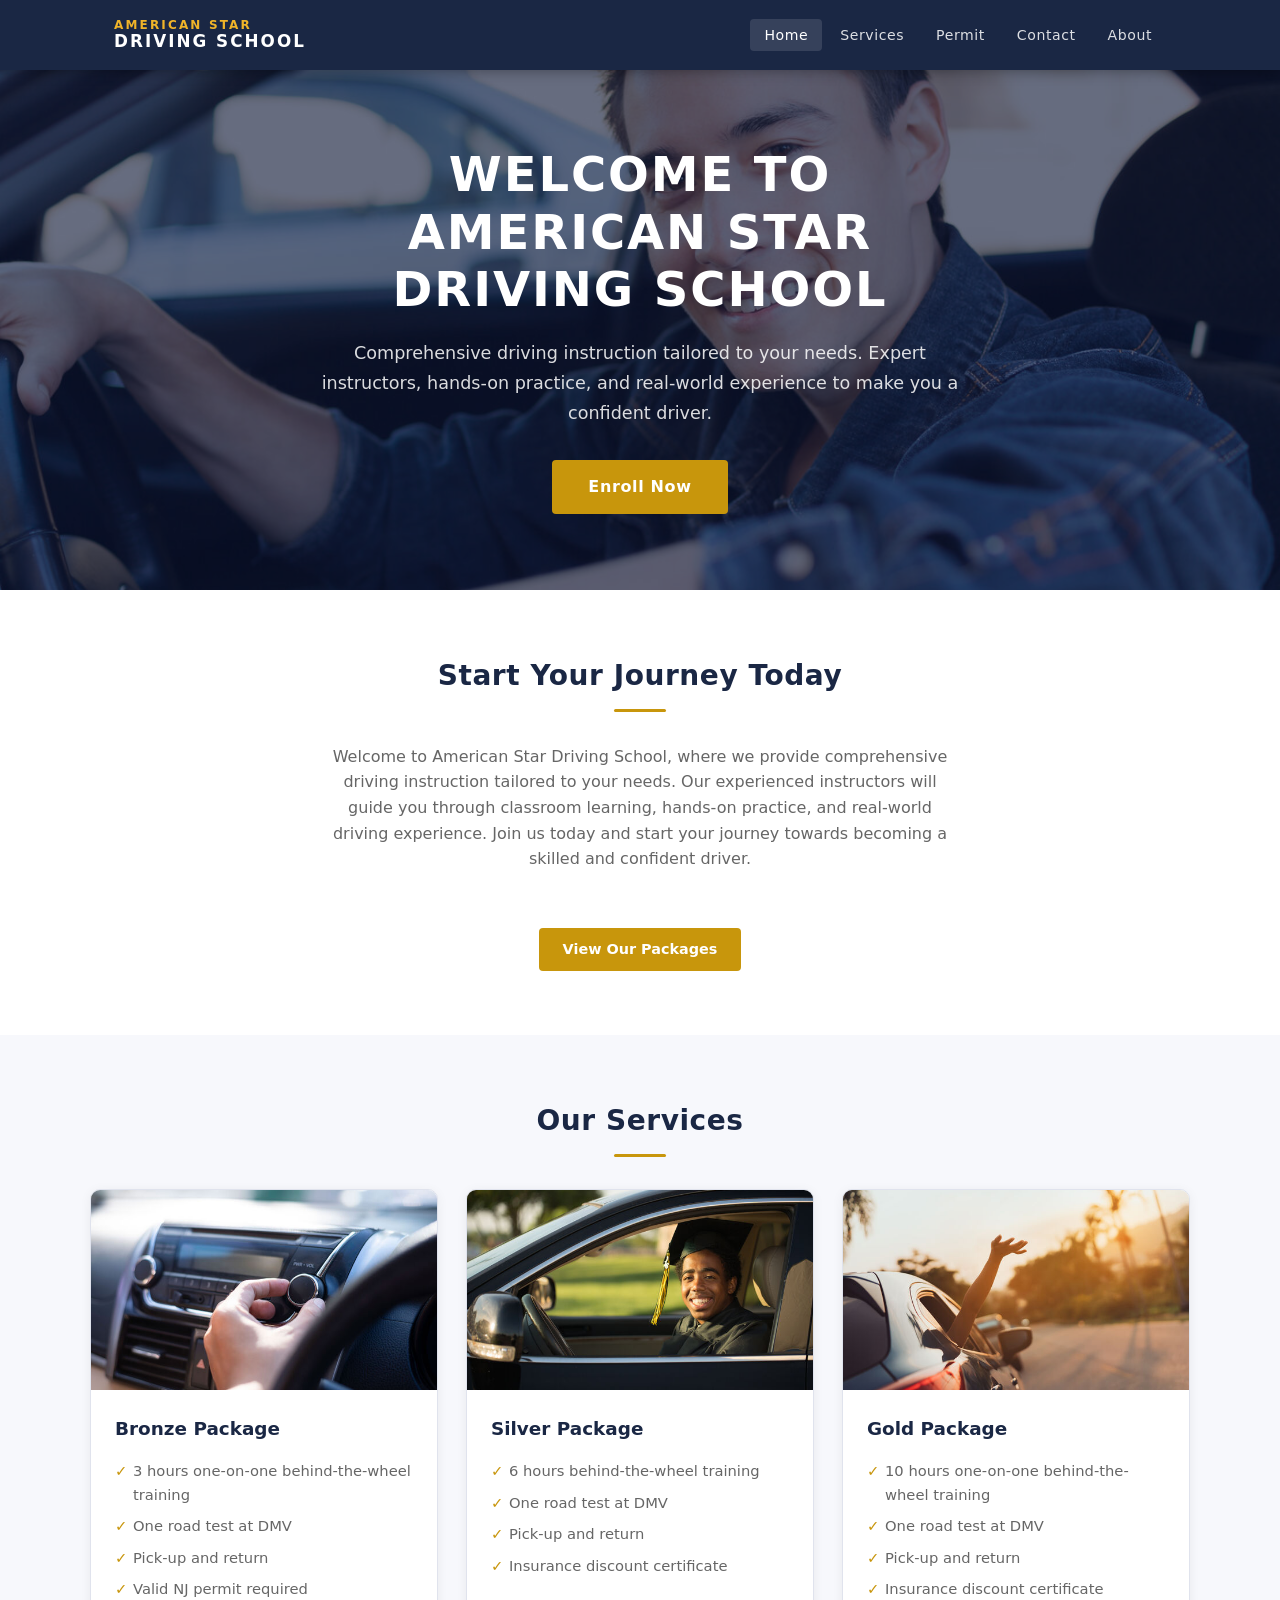
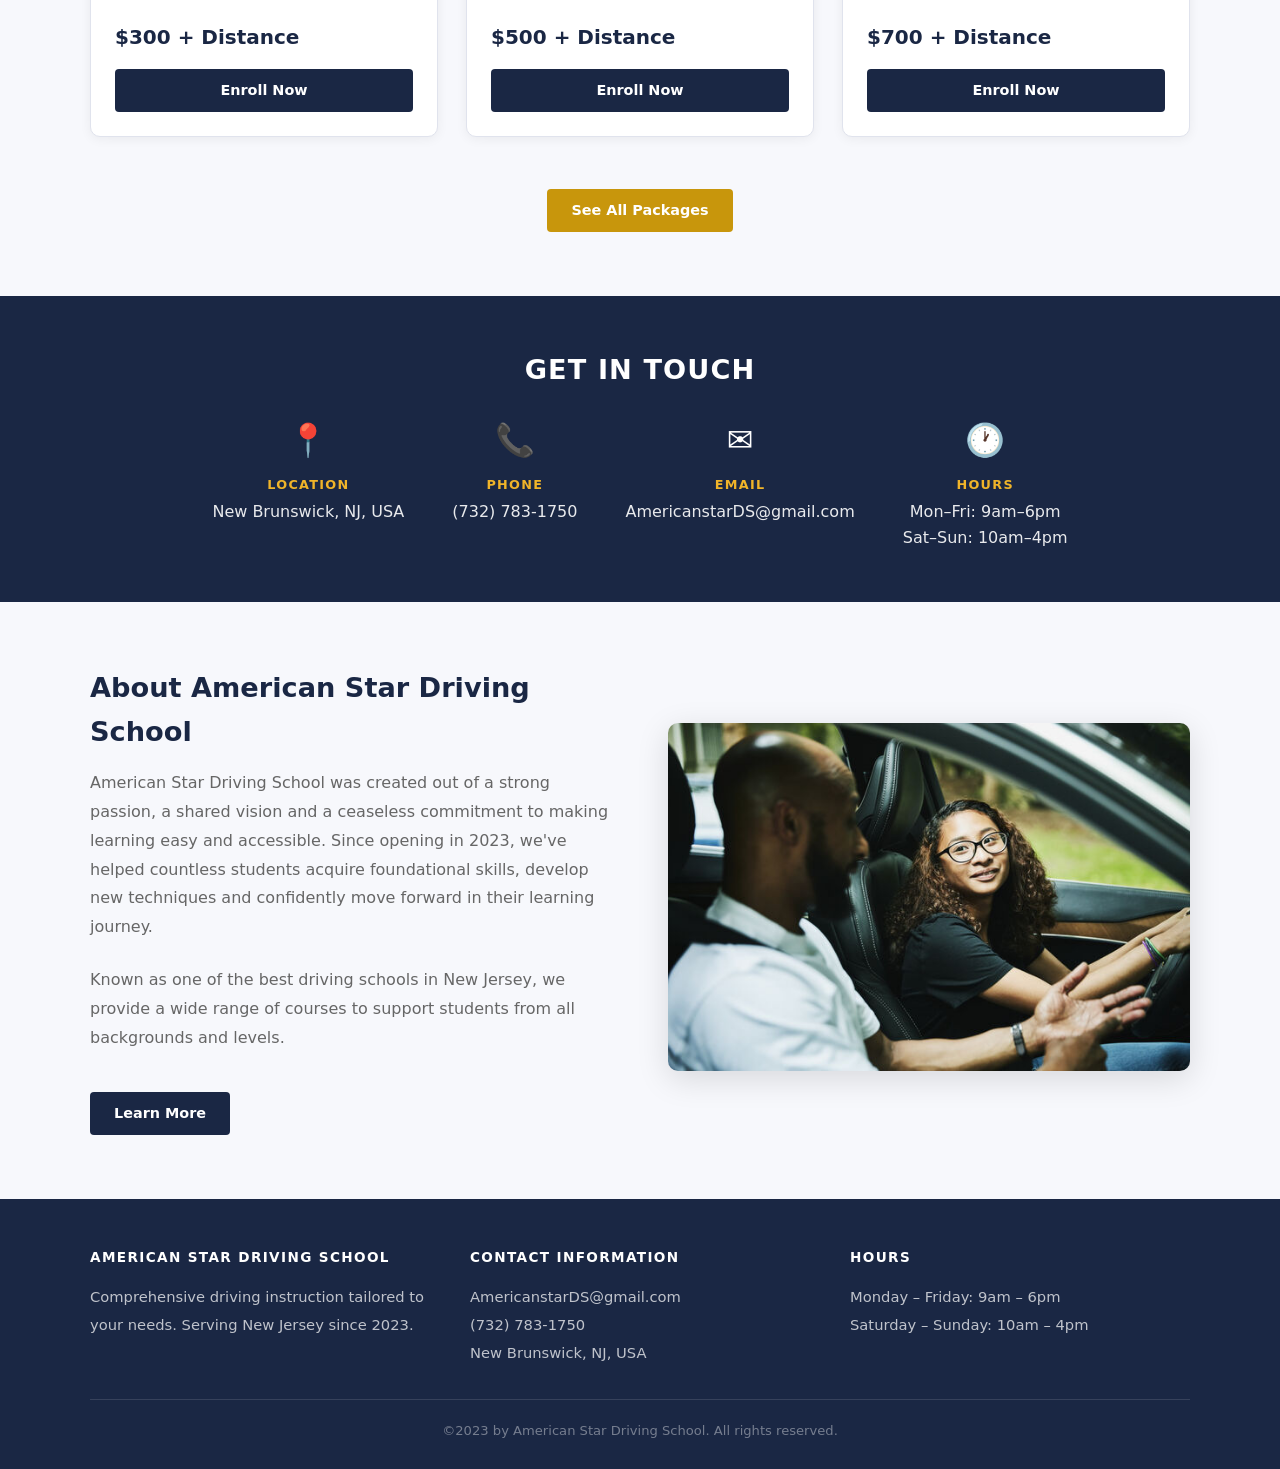
<file: index.html>
<!DOCTYPE html>
<html lang="en">
<head>
  <meta charset="UTF-8">
  <meta name="viewport" content="width=device-width, initial-scale=1.0">
  <title>American Star Driving School | New Brunswick, NJ</title>
  <meta name="description" content="Discover American Star Driving School, your ultimate destination for top-quality driver's education. Expert instructors, personalized training. Beginner lessons, defensive driving, license test prep.">
  <meta property="og:title" content="American Star Driving School | New Brunswick, NJ">
  <meta property="og:description" content="Expert driving instruction in New Jersey. Beginner lessons, defensive driving, license test prep. Join us today!">
  <meta property="og:type" content="website">
  <meta property="og:url" content="https://www.asdrivingschool.org">
  <link rel="stylesheet" href="styles.css">
</head>
<body>

<header>
  <div class="nav-inner">
    <a href="index.html" class="logo">
      <span class="logo-top">American Star</span>
      <span class="logo-bottom">Driving School</span>
    </a>
    <button class="menu-toggle" id="menuToggle" aria-label="Toggle navigation">
      <span></span><span></span><span></span>
    </button>
    <nav>
      <ul id="navMenu">
        <li><a href="index.html" class="active">Home</a></li>
        <li><a href="services.html">Services</a></li>
        <li><a href="permit.html">Permit</a></li>
        <li><a href="contact.html">Contact</a></li>
        <li><a href="about.html">About</a></li>
      </ul>
    </nav>
  </div>
</header>

<!-- Hero -->
<div class="home-hero">
  <div class="hero-slides">
    <div class="hero-slide active" style="background-image:url('images/hero1.jpg')"></div>
    <div class="hero-slide" style="background-image:url('images/hero2.jpg')"></div>
    <div class="hero-slide" style="background-image:url('images/hero3.jpg')"></div>
  </div>
  <div class="hero-overlay"></div>
  <div class="hero-content">
    <h1>WELCOME TO AMERICAN STAR DRIVING SCHOOL</h1>
    <p>Comprehensive driving instruction tailored to your needs. Expert instructors, hands-on practice, and real-world experience to make you a confident driver.</p>
    <a href="contact.html" class="hero-cta">Enroll Now</a>
  </div>
</div>

<!-- Welcome -->
<section>
  <div class="container">
    <h2 class="section-title">Start Your Journey Today</h2>
    <div class="divider"></div>
    <p class="section-sub">Welcome to American Star Driving School, where we provide comprehensive driving instruction tailored to your needs. Our experienced instructors will guide you through classroom learning, hands-on practice, and real-world driving experience. Join us today and start your journey towards becoming a skilled and confident driver.</p>
    <div style="text-align:center;margin-top:24px;">
      <a href="services.html" class="btn btn-gold" style="display:inline-block;">View Our Packages</a>
    </div>
  </div>
</section>

<!-- Services Preview -->
<section style="background:var(--light-bg);">
  <div class="container">
    <h2 class="section-title">Our Services</h2>
    <div class="divider"></div>
    <div class="services-grid">

      <div class="service-card">
        <img src="images/bronze.jpg" alt="Bronze Package - Driving Lesson">
        <div class="card-body">
          <h3>Bronze Package</h3>
          <ul>
            <li>3 hours one-on-one behind-the-wheel training</li>
            <li>One road test at DMV</li>
            <li>Pick-up and return</li>
            <li>Valid NJ permit required</li>
          </ul>
          <div class="card-price">$300 + Distance</div>
          <a href="contact.html" class="btn">Enroll Now</a>
        </div>
      </div>

      <div class="service-card">
        <img src="images/silver.jpg" alt="Silver Package - Happy Graduate">
        <div class="card-body">
          <h3>Silver Package</h3>
          <ul>
            <li>6 hours behind-the-wheel training</li>
            <li>One road test at DMV</li>
            <li>Pick-up and return</li>
            <li>Insurance discount certificate</li>
          </ul>
          <div class="card-price">$500 + Distance</div>
          <a href="contact.html" class="btn">Enroll Now</a>
        </div>
      </div>

      <div class="service-card">
        <img src="images/gold.jpg" alt="Gold Package - Waving out of car">
        <div class="card-body">
          <h3>Gold Package</h3>
          <ul>
            <li>10 hours one-on-one behind-the-wheel training</li>
            <li>One road test at DMV</li>
            <li>Pick-up and return</li>
            <li>Insurance discount certificate</li>
          </ul>
          <div class="card-price">$700 + Distance</div>
          <a href="contact.html" class="btn">Enroll Now</a>
        </div>
      </div>

    </div>
    <div style="text-align:center;margin-top:36px;">
      <a href="services.html" class="btn btn-gold" style="display:inline-block;">See All Packages</a>
    </div>
  </div>
</section>

<!-- Contact strip -->
<div class="info-strip">
  <h2>GET IN TOUCH</h2>
  <div class="info-items">
    <div class="info-item">
      <div class="icon">📍</div>
      <h4>Location</h4>
      <p>New Brunswick, NJ, USA</p>
    </div>
    <div class="info-item">
      <div class="icon">📞</div>
      <h4>Phone</h4>
      <a href="tel:7327831750">(732) 783-1750</a>
    </div>
    <div class="info-item">
      <div class="icon">✉️</div>
      <h4>Email</h4>
      <a href="mailto:AmericanstarDS@gmail.com">AmericanstarDS@gmail.com</a>
    </div>
    <div class="info-item">
      <div class="icon">🕐</div>
      <h4>Hours</h4>
      <p>Mon–Fri: 9am–6pm<br>Sat–Sun: 10am–4pm</p>
    </div>
  </div>
</div>

<!-- About snippet -->
<section class="about-snippet">
  <div class="container">
    <div class="about-text">
      <h2>About American Star Driving School</h2>
      <p>American Star Driving School was created out of a strong passion, a shared vision and a ceaseless commitment to making learning easy and accessible. Since opening in 2023, we've helped countless students acquire foundational skills, develop new techniques and confidently move forward in their learning journey.</p>
      <p>Known as one of the best driving schools in New Jersey, we provide a wide range of courses to support students from all backgrounds and levels.</p>
      <a href="about.html" class="btn">Learn More</a>
    </div>
    <div>
      <img src="images/about.jpg" alt="Driving Lesson" style="width:100%;border-radius:10px;box-shadow:0 8px 32px rgba(0,0,0,0.13);">
    </div>
  </div>
</section>

<footer>
  <div class="footer-inner">
    <div class="footer-col">
      <h4>American Star Driving School</h4>
      <p>Comprehensive driving instruction tailored to your needs. Serving New Jersey since 2023.</p>
    </div>
    <div class="footer-col">
      <h4>Contact Information</h4>
      <a href="mailto:AmericanstarDS@gmail.com">AmericanstarDS@gmail.com</a>
      <a href="tel:7327831750">(732) 783-1750</a>
      <p>New Brunswick, NJ, USA</p>
    </div>
    <div class="footer-col">
      <h4>Hours</h4>
      <p>Monday – Friday: 9am – 6pm</p>
      <p>Saturday – Sunday: 10am – 4pm</p>
    </div>
  </div>
  <div class="footer-bottom">©2023 by American Star Driving School. All rights reserved.</div>
</footer>

<script>
  // Mobile menu
  document.getElementById('menuToggle').addEventListener('click', () => {
    document.getElementById('navMenu').classList.toggle('open');
  });

  // Hero slideshow
  const slides = document.querySelectorAll('.hero-slide');
  let current = 0;
  setInterval(() => {
    slides[current].classList.remove('active');
    current = (current + 1) % slides.length;
    slides[current].classList.add('active');
  }, 4500);
</script>
</body>
</html>
</file>
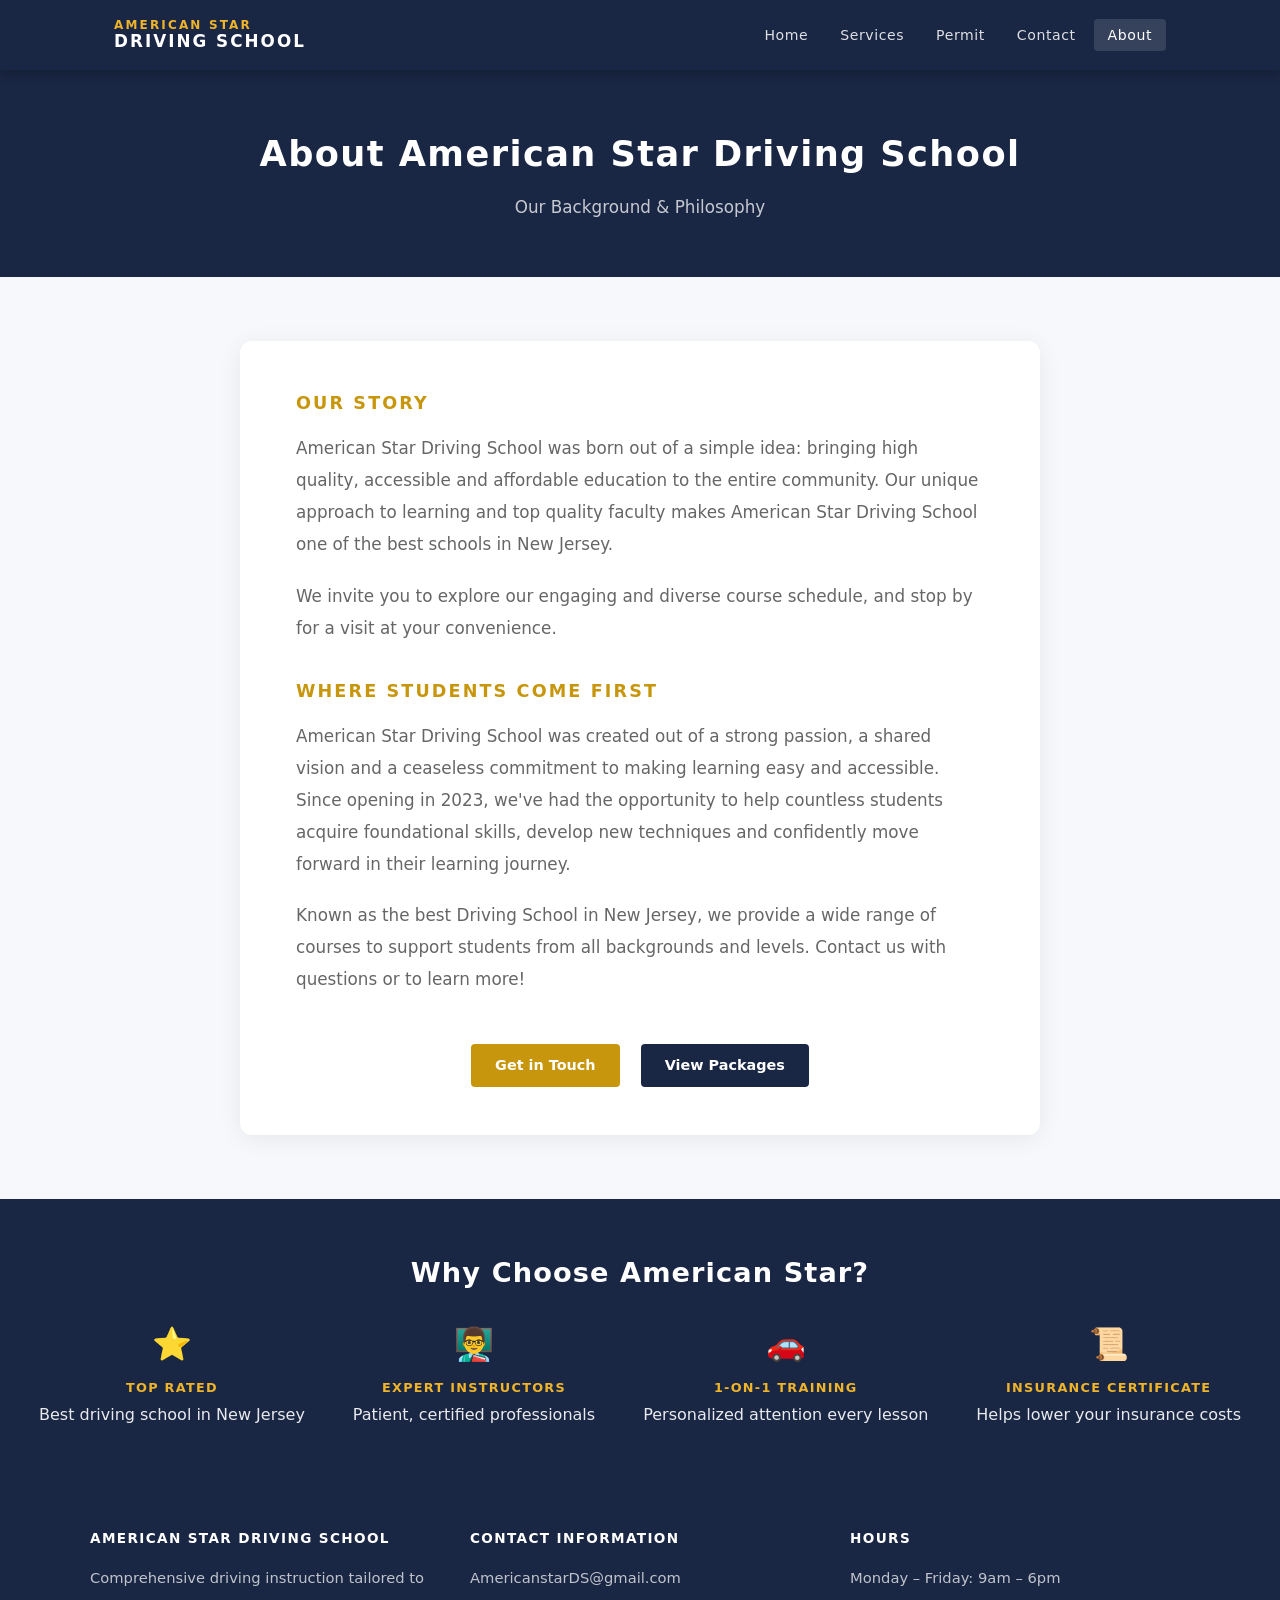
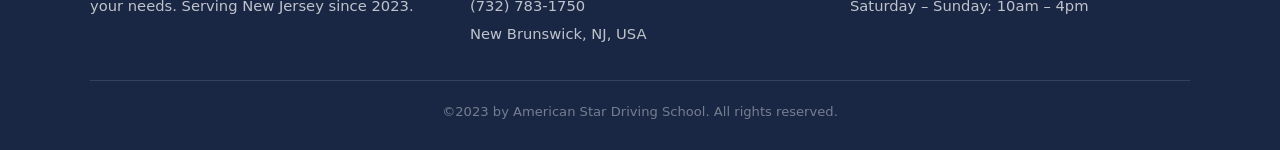
<file: about.html>
<!DOCTYPE html>
<html lang="en">
<head>
  <meta charset="UTF-8">
  <meta name="viewport" content="width=device-width, initial-scale=1.0">
  <title>About | AS Driving School</title>
  <meta name="description" content="Learn about American Star Driving School — our background, philosophy, and commitment to accessible driver's education in New Jersey.">
  <link rel="stylesheet" href="styles.css">
</head>
<body>

<header>
  <div class="nav-inner">
    <a href="index.html" class="logo">
      <span class="logo-top">American Star</span>
      <span class="logo-bottom">Driving School</span>
    </a>
    <button class="menu-toggle" id="menuToggle" aria-label="Toggle navigation">
      <span></span><span></span><span></span>
    </button>
    <nav>
      <ul id="navMenu">
        <li><a href="index.html">Home</a></li>
        <li><a href="services.html">Services</a></li>
        <li><a href="permit.html">Permit</a></li>
        <li><a href="contact.html">Contact</a></li>
        <li><a href="about.html" class="active">About</a></li>
      </ul>
    </nav>
  </div>
</header>

<div class="page-hero">
  <h1>About American Star Driving School</h1>
  <p>Our Background &amp; Philosophy</p>
</div>

<section class="about-full">
  <div class="container">
    <div class="about-box">
      <h2>Our Story</h2>
      <p>American Star Driving School was born out of a simple idea: bringing high quality, accessible and affordable education to the entire community. Our unique approach to learning and top quality faculty makes American Star Driving School one of the best schools in New Jersey.</p>
      <p>We invite you to explore our engaging and diverse course schedule, and stop by for a visit at your convenience.</p>

      <h2 style="margin-top:32px;">Where Students Come First</h2>
      <p>American Star Driving School was created out of a strong passion, a shared vision and a ceaseless commitment to making learning easy and accessible. Since opening in 2023, we've had the opportunity to help countless students acquire foundational skills, develop new techniques and confidently move forward in their learning journey.</p>
      <p>Known as the best Driving School in New Jersey, we provide a wide range of courses to support students from all backgrounds and levels. Contact us with questions or to learn more!</p>

      <div style="text-align:center;margin-top:32px;">
        <a href="contact.html" class="btn btn-gold" style="display:inline-block;">Get in Touch</a>
        <a href="services.html" class="btn" style="display:inline-block;margin-left:16px;">View Packages</a>
      </div>
    </div>
  </div>
</section>

<!-- Stats strip -->
<div class="info-strip">
  <h2>Why Choose American Star?</h2>
  <div class="info-items">
    <div class="info-item">
      <div class="icon">⭐</div>
      <h4>Top Rated</h4>
      <p>Best driving school in New Jersey</p>
    </div>
    <div class="info-item">
      <div class="icon">👨‍🏫</div>
      <h4>Expert Instructors</h4>
      <p>Patient, certified professionals</p>
    </div>
    <div class="info-item">
      <div class="icon">🚗</div>
      <h4>1-on-1 Training</h4>
      <p>Personalized attention every lesson</p>
    </div>
    <div class="info-item">
      <div class="icon">📜</div>
      <h4>Insurance Certificate</h4>
      <p>Helps lower your insurance costs</p>
    </div>
  </div>
</div>

<footer>
  <div class="footer-inner">
    <div class="footer-col">
      <h4>American Star Driving School</h4>
      <p>Comprehensive driving instruction tailored to your needs. Serving New Jersey since 2023.</p>
    </div>
    <div class="footer-col">
      <h4>Contact Information</h4>
      <a href="mailto:AmericanstarDS@gmail.com">AmericanstarDS@gmail.com</a>
      <a href="tel:7327831750">(732) 783-1750</a>
      <p>New Brunswick, NJ, USA</p>
    </div>
    <div class="footer-col">
      <h4>Hours</h4>
      <p>Monday – Friday: 9am – 6pm</p>
      <p>Saturday – Sunday: 10am – 4pm</p>
    </div>
  </div>
  <div class="footer-bottom">©2023 by American Star Driving School. All rights reserved.</div>
</footer>

<script>
  document.getElementById('menuToggle').addEventListener('click', () => {
    document.getElementById('navMenu').classList.toggle('open');
  });
</script>
</body>
</html>
</file>
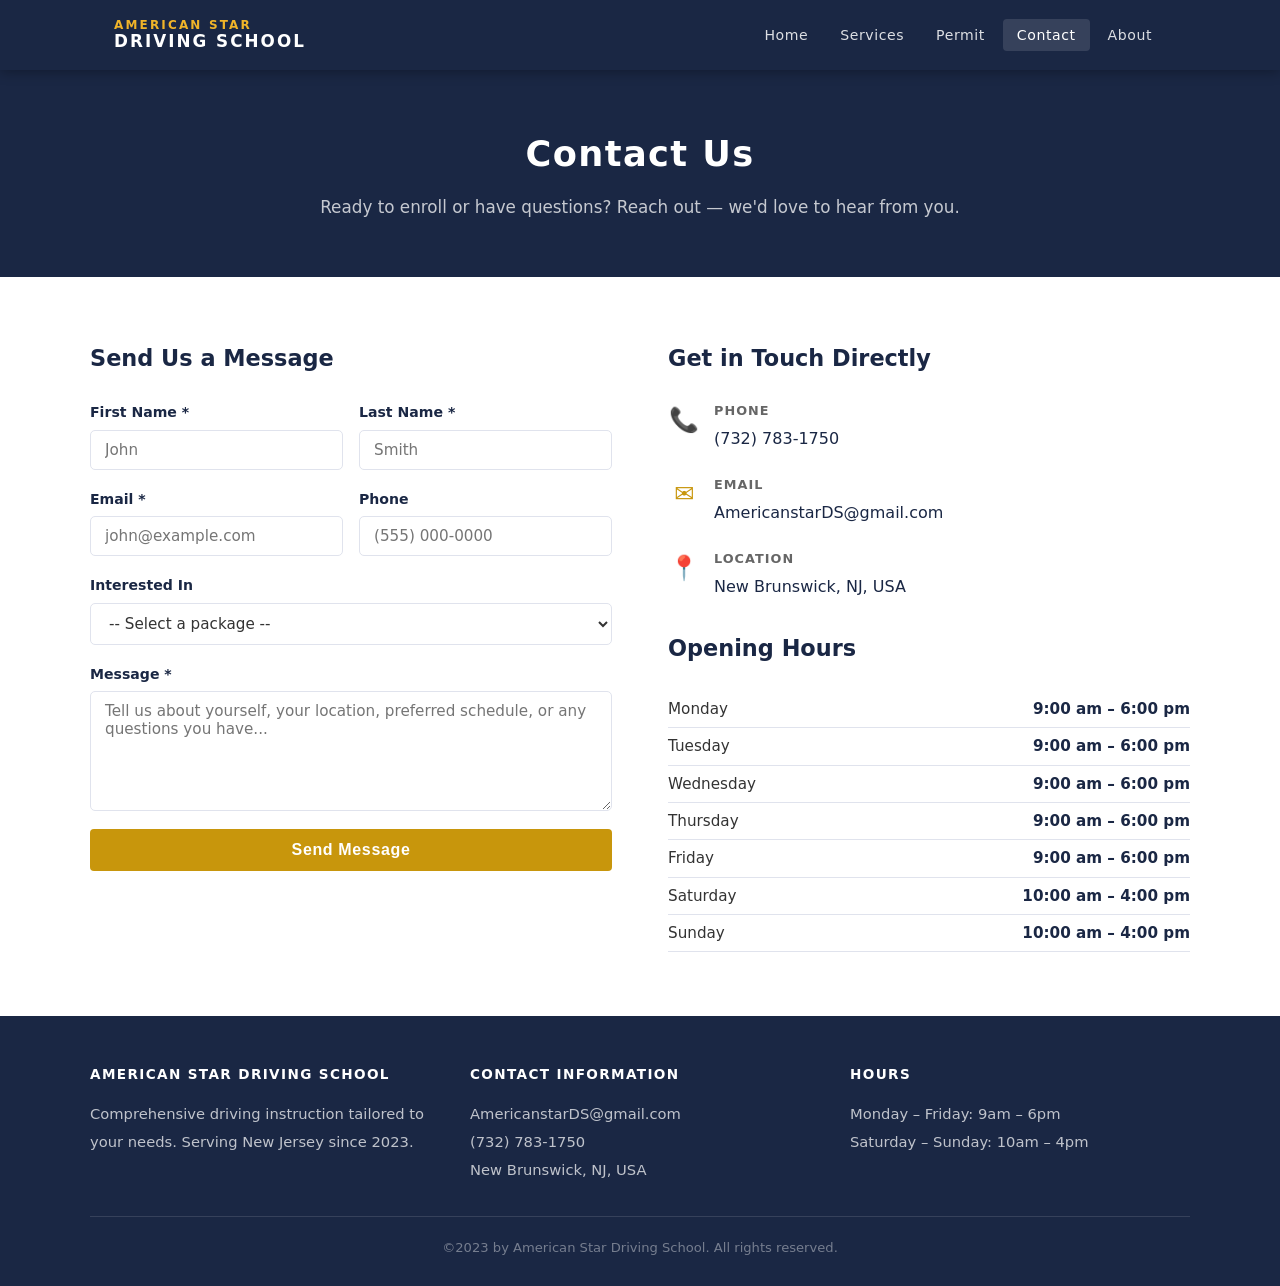
<file: contact.html>
<!DOCTYPE html>
<html lang="en">
<head>
  <meta charset="UTF-8">
  <meta name="viewport" content="width=device-width, initial-scale=1.0">
  <title>Contact | AS Driving School</title>
  <meta name="description" content="Get in touch with American Star Driving School. Call (732) 783-1750 or fill out our contact form to enroll or ask questions.">
  <link rel="stylesheet" href="styles.css">
</head>
<body>

<header>
  <div class="nav-inner">
    <a href="index.html" class="logo">
      <span class="logo-top">American Star</span>
      <span class="logo-bottom">Driving School</span>
    </a>
    <button class="menu-toggle" id="menuToggle" aria-label="Toggle navigation">
      <span></span><span></span><span></span>
    </button>
    <nav>
      <ul id="navMenu">
        <li><a href="index.html">Home</a></li>
        <li><a href="services.html">Services</a></li>
        <li><a href="permit.html">Permit</a></li>
        <li><a href="contact.html" class="active">Contact</a></li>
        <li><a href="about.html">About</a></li>
      </ul>
    </nav>
  </div>
</header>

<div class="page-hero">
  <h1>Contact Us</h1>
  <p>Ready to enroll or have questions? Reach out — we'd love to hear from you.</p>
</div>

<section>
  <div class="container">
    <div class="contact-layout">

      <!-- Form -->
      <div class="contact-form-wrap">
        <h2>Send Us a Message</h2>
        <!--
          SETUP REQUIRED: Replace YOUR_FORMSPREE_ID below with your actual Formspree form ID.
          1. Go to https://formspree.io and sign up (free)
          2. Create a new form — set the email to AmericanstarDS@gmail.com
          3. Copy your form ID (looks like: xpwzabcd)
          4. Replace YOUR_FORMSPREE_ID in the action URL below
        -->
        <form id="contactForm" action="https://formspree.io/f/YOUR_FORMSPREE_ID" method="POST">
          <div class="form-row">
            <div class="form-group">
              <label for="firstName">First Name *</label>
              <input type="text" id="firstName" name="firstName" required placeholder="John">
            </div>
            <div class="form-group">
              <label for="lastName">Last Name *</label>
              <input type="text" id="lastName" name="lastName" required placeholder="Smith">
            </div>
          </div>
          <div class="form-row">
            <div class="form-group">
              <label for="email">Email *</label>
              <input type="email" id="email" name="email" required placeholder="john@example.com">
            </div>
            <div class="form-group">
              <label for="phone">Phone</label>
              <input type="tel" id="phone" name="phone" placeholder="(555) 000-0000">
            </div>
          </div>
          <div class="form-group">
            <label for="service">Interested In</label>
            <select id="service" name="service">
              <option value="">-- Select a package --</option>
              <option value="Bronze Package ($300)">Bronze Package ($300)</option>
              <option value="Silver Package ($500)">Silver Package ($500)</option>
              <option value="Gold Package ($700)">Gold Package ($700)</option>
              <option value="2-Hour Lesson ($130)">2-Hour Lesson ($130)</option>
              <option value="Road Test ($130)">Road Test ($130)</option>
              <option value="Road Test + Prep ($170)">Road Test + Preparation ($170)</option>
              <option value="Teen Special ($380)">Teen Special ($380)</option>
              <option value="Other / Question">Other / Question</option>
            </select>
          </div>
          <div class="form-group">
            <label for="message">Message *</label>
            <textarea id="message" name="message" required placeholder="Tell us about yourself, your location, preferred schedule, or any questions you have..."></textarea>
          </div>
          <button type="submit" class="btn-submit">Send Message</button>
          <div class="success-msg" id="successMsg">✅ Thanks for reaching out! We'll get back to you soon.</div>
        </form>
      </div>

      <!-- Info -->
      <div class="contact-info-wrap">
        <h2>Get in Touch Directly</h2>

        <div class="contact-detail">
          <div class="icon">📞</div>
          <div>
            <h4>Phone</h4>
            <a href="tel:7327831750">(732) 783-1750</a>
          </div>
        </div>

        <div class="contact-detail">
          <div class="icon">✉️</div>
          <div>
            <h4>Email</h4>
            <a href="mailto:AmericanstarDS@gmail.com?subject=I would like to take driving lessons!">AmericanstarDS@gmail.com</a>
          </div>
        </div>

        <div class="contact-detail">
          <div class="icon">📍</div>
          <div>
            <h4>Location</h4>
            <p>New Brunswick, NJ, USA</p>
          </div>
        </div>

        <h2 style="margin-top:32px;">Opening Hours</h2>
        <table class="hours-table">
          <tr><td>Monday</td><td>9:00 am – 6:00 pm</td></tr>
          <tr><td>Tuesday</td><td>9:00 am – 6:00 pm</td></tr>
          <tr><td>Wednesday</td><td>9:00 am – 6:00 pm</td></tr>
          <tr><td>Thursday</td><td>9:00 am – 6:00 pm</td></tr>
          <tr><td>Friday</td><td>9:00 am – 6:00 pm</td></tr>
          <tr><td>Saturday</td><td>10:00 am – 4:00 pm</td></tr>
          <tr><td>Sunday</td><td>10:00 am – 4:00 pm</td></tr>
        </table>
      </div>

    </div>
  </div>
</section>

<footer>
  <div class="footer-inner">
    <div class="footer-col">
      <h4>American Star Driving School</h4>
      <p>Comprehensive driving instruction tailored to your needs. Serving New Jersey since 2023.</p>
    </div>
    <div class="footer-col">
      <h4>Contact Information</h4>
      <a href="mailto:AmericanstarDS@gmail.com">AmericanstarDS@gmail.com</a>
      <a href="tel:7327831750">(732) 783-1750</a>
      <p>New Brunswick, NJ, USA</p>
    </div>
    <div class="footer-col">
      <h4>Hours</h4>
      <p>Monday – Friday: 9am – 6pm</p>
      <p>Saturday – Sunday: 10am – 4pm</p>
    </div>
  </div>
  <div class="footer-bottom">©2023 by American Star Driving School. All rights reserved.</div>
</footer>

<script>
  document.getElementById('menuToggle').addEventListener('click', () => {
    document.getElementById('navMenu').classList.toggle('open');
  });

  // Formspree AJAX submission
  const form = document.getElementById('contactForm');
  const successMsg = document.getElementById('successMsg');

  form.addEventListener('submit', async (e) => {
    e.preventDefault();
    const data = new FormData(form);
    const btn = form.querySelector('.btn-submit');
    btn.textContent = 'Sending…';
    btn.disabled = true;

    try {
      const res = await fetch(form.action, {
        method: 'POST',
        body: data,
        headers: { 'Accept': 'application/json' }
      });
      if (res.ok) {
        form.reset();
        successMsg.style.display = 'block';
        btn.textContent = 'Sent!';
      } else {
        btn.textContent = 'Send Message';
        btn.disabled = false;
        alert('Something went wrong. Please try emailing us directly at AmericanstarDS@gmail.com');
      }
    } catch {
      btn.textContent = 'Send Message';
      btn.disabled = false;
      alert('Network error. Please try emailing us directly at AmericanstarDS@gmail.com');
    }
  });
</script>
</body>
</html>
</file>
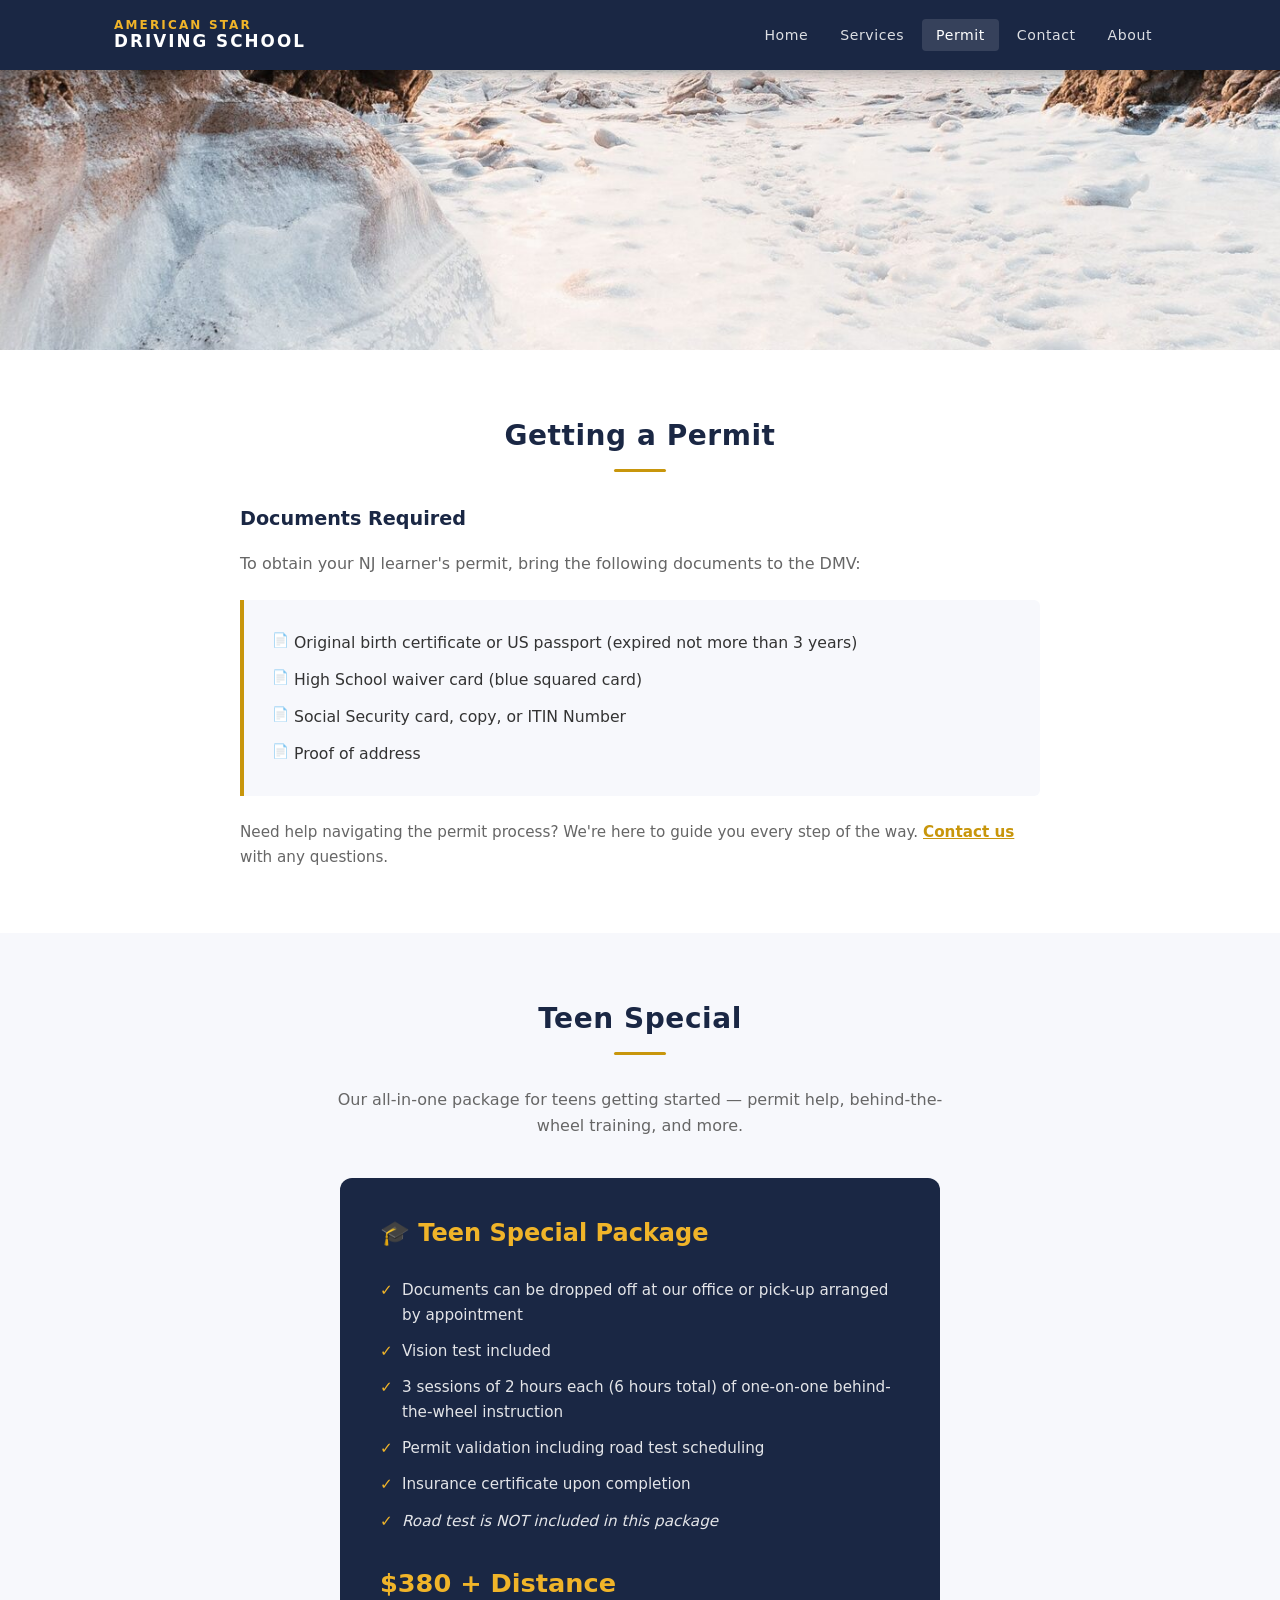
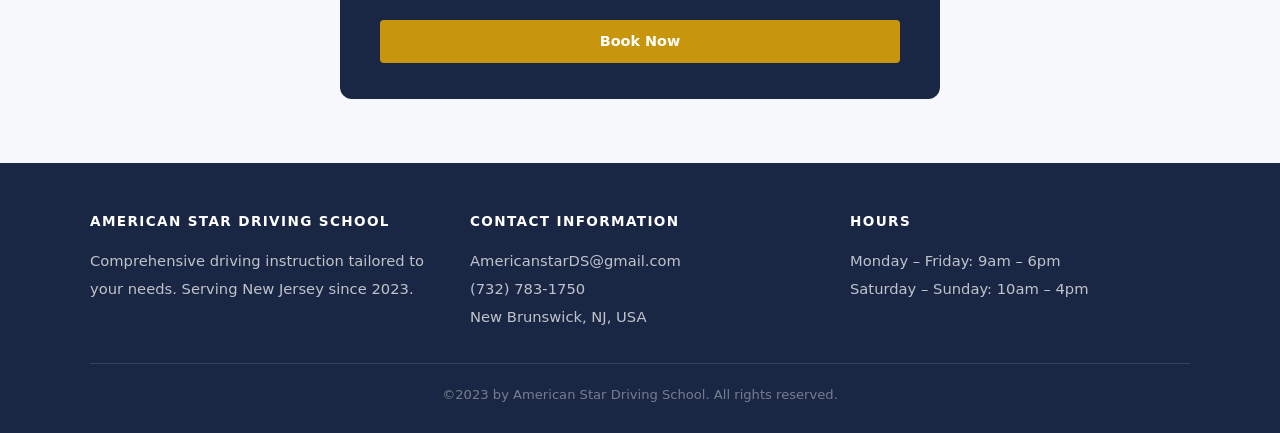
<file: permit.html>
<!DOCTYPE html>
<html lang="en">
<head>
  <meta charset="UTF-8">
  <meta name="viewport" content="width=device-width, initial-scale=1.0">
  <title>Permit | AS Driving School</title>
  <meta name="description" content="Getting a NJ learner's permit? Learn what documents you need and check out our Teen Special package at American Star Driving School.">
  <link rel="stylesheet" href="styles.css">
</head>
<body>

<header>
  <div class="nav-inner">
    <a href="index.html" class="logo">
      <span class="logo-top">American Star</span>
      <span class="logo-bottom">Driving School</span>
    </a>
    <button class="menu-toggle" id="menuToggle" aria-label="Toggle navigation">
      <span></span><span></span><span></span>
    </button>
    <nav>
      <ul id="navMenu">
        <li><a href="index.html">Home</a></li>
        <li><a href="services.html">Services</a></li>
        <li><a href="permit.html" class="active">Permit</a></li>
        <li><a href="contact.html">Contact</a></li>
        <li><a href="about.html">About</a></li>
      </ul>
    </nav>
  </div>
</header>

<img class="permit-hero-img" src="images/permit-hero.jpg" alt="Getting a Driving Permit">

<section>
  <div class="container" style="max-width:800px;">
    <h1 class="section-title">Getting a Permit</h1>
    <div class="divider"></div>

    <h2 style="font-size:1.2rem;font-weight:700;color:var(--navy);margin-bottom:16px;">Documents Required</h2>
    <p style="color:var(--text-muted);margin-bottom:16px;">To obtain your NJ learner's permit, bring the following documents to the DMV:</p>
    <ul class="docs-list">
      <li>Original birth certificate or US passport (expired not more than 3 years)</li>
      <li>High School waiver card (blue squared card)</li>
      <li>Social Security card, copy, or ITIN Number</li>
      <li>Proof of address</li>
    </ul>

    <p style="color:var(--text-muted);font-size:0.95rem;margin-top:8px;">Need help navigating the permit process? We're here to guide you every step of the way. <a href="contact.html" style="color:var(--gold);font-weight:600;">Contact us</a> with any questions.</p>
  </div>
</section>

<!-- Teen Special -->
<section style="background:var(--light-bg);">
  <div class="container">
    <h2 class="section-title">Teen Special</h2>
    <div class="divider"></div>
    <p class="section-sub">Our all-in-one package for teens getting started — permit help, behind-the-wheel training, and more.</p>

    <div class="teen-card">
      <h3>🎓 Teen Special Package</h3>
      <ul>
        <li>Documents can be dropped off at our office or pick-up arranged by appointment</li>
        <li>Vision test included</li>
        <li>3 sessions of 2 hours each (6 hours total) of one-on-one behind-the-wheel instruction</li>
        <li>Permit validation including road test scheduling</li>
        <li>Insurance certificate upon completion</li>
        <li><em>Road test is NOT included in this package</em></li>
      </ul>
      <div class="price">$380 + Distance</div>
      <a href="contact.html" class="btn">Book Now</a>
    </div>
  </div>
</section>

<footer>
  <div class="footer-inner">
    <div class="footer-col">
      <h4>American Star Driving School</h4>
      <p>Comprehensive driving instruction tailored to your needs. Serving New Jersey since 2023.</p>
    </div>
    <div class="footer-col">
      <h4>Contact Information</h4>
      <a href="mailto:AmericanstarDS@gmail.com">AmericanstarDS@gmail.com</a>
      <a href="tel:7327831750">(732) 783-1750</a>
      <p>New Brunswick, NJ, USA</p>
    </div>
    <div class="footer-col">
      <h4>Hours</h4>
      <p>Monday – Friday: 9am – 6pm</p>
      <p>Saturday – Sunday: 10am – 4pm</p>
    </div>
  </div>
  <div class="footer-bottom">©2023 by American Star Driving School. All rights reserved.</div>
</footer>

<script>
  document.getElementById('menuToggle').addEventListener('click', () => {
    document.getElementById('navMenu').classList.toggle('open');
  });
</script>
</body>
</html>
</file>
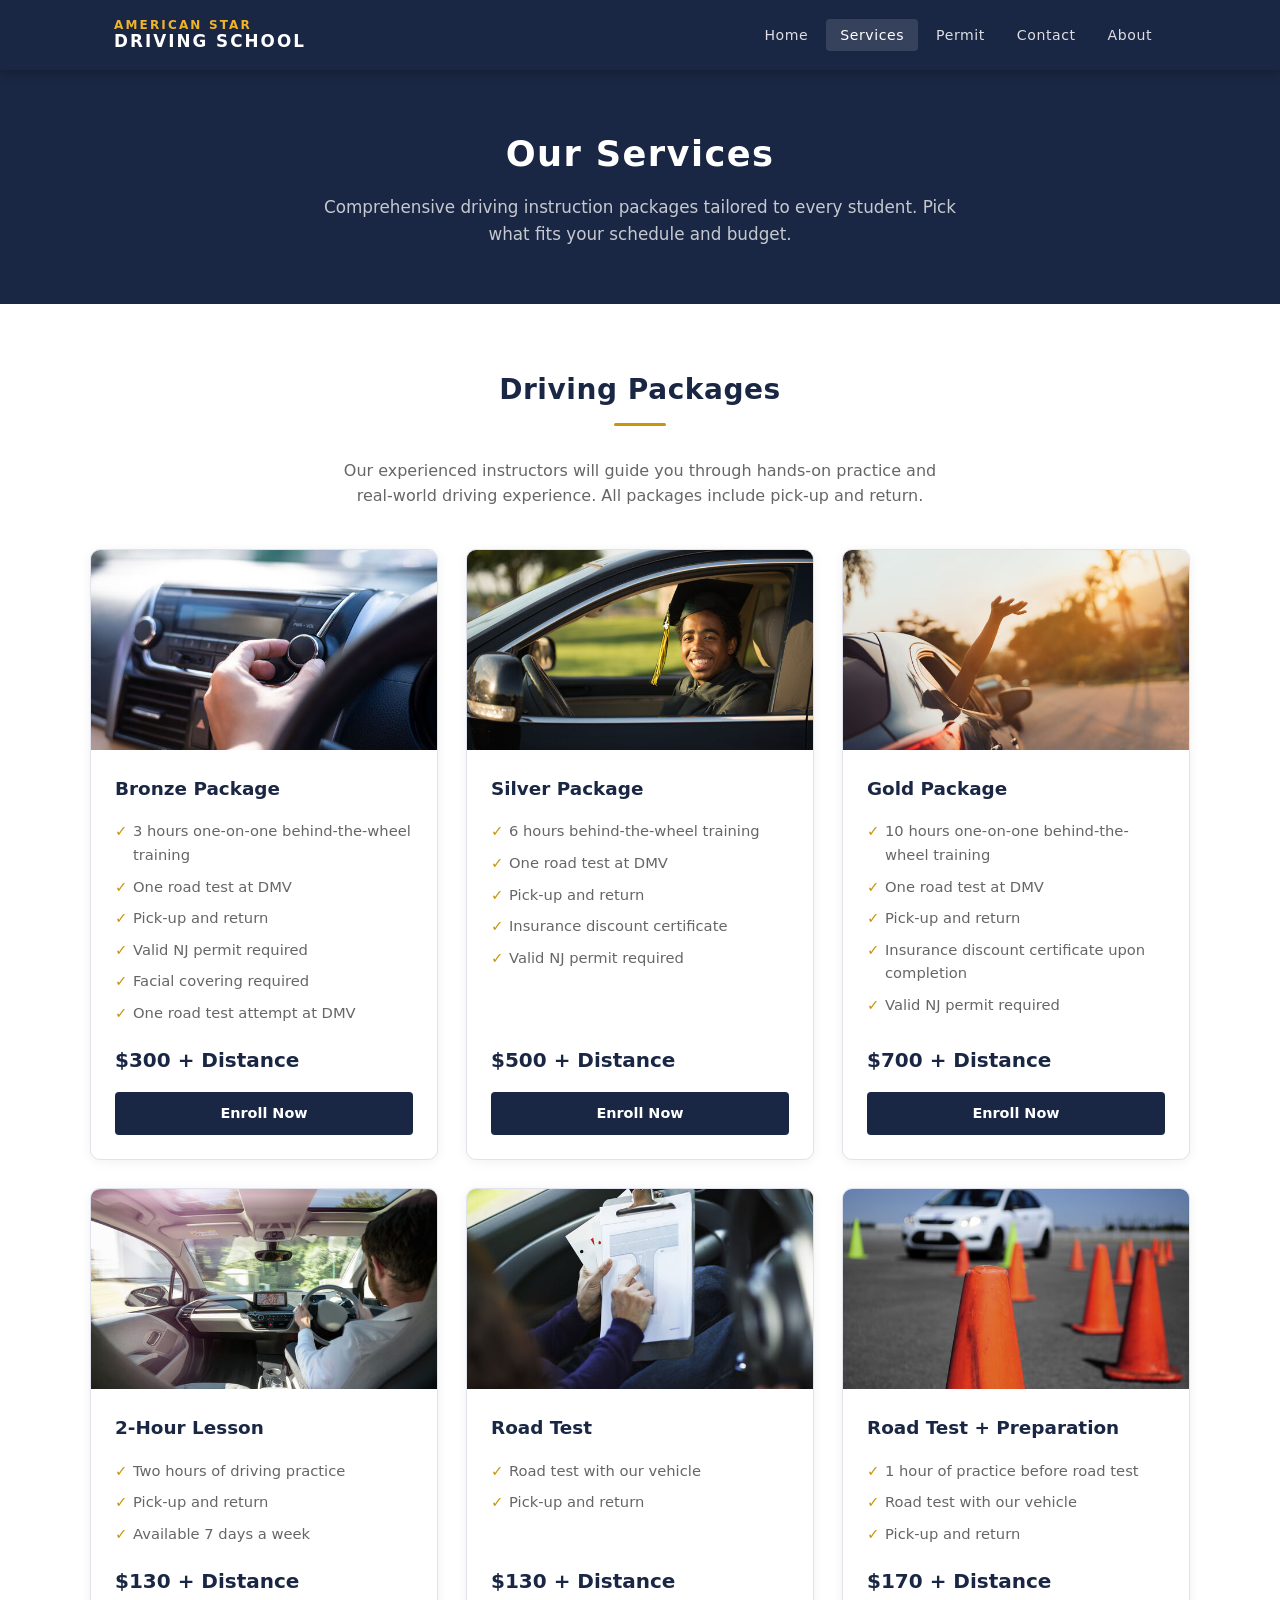
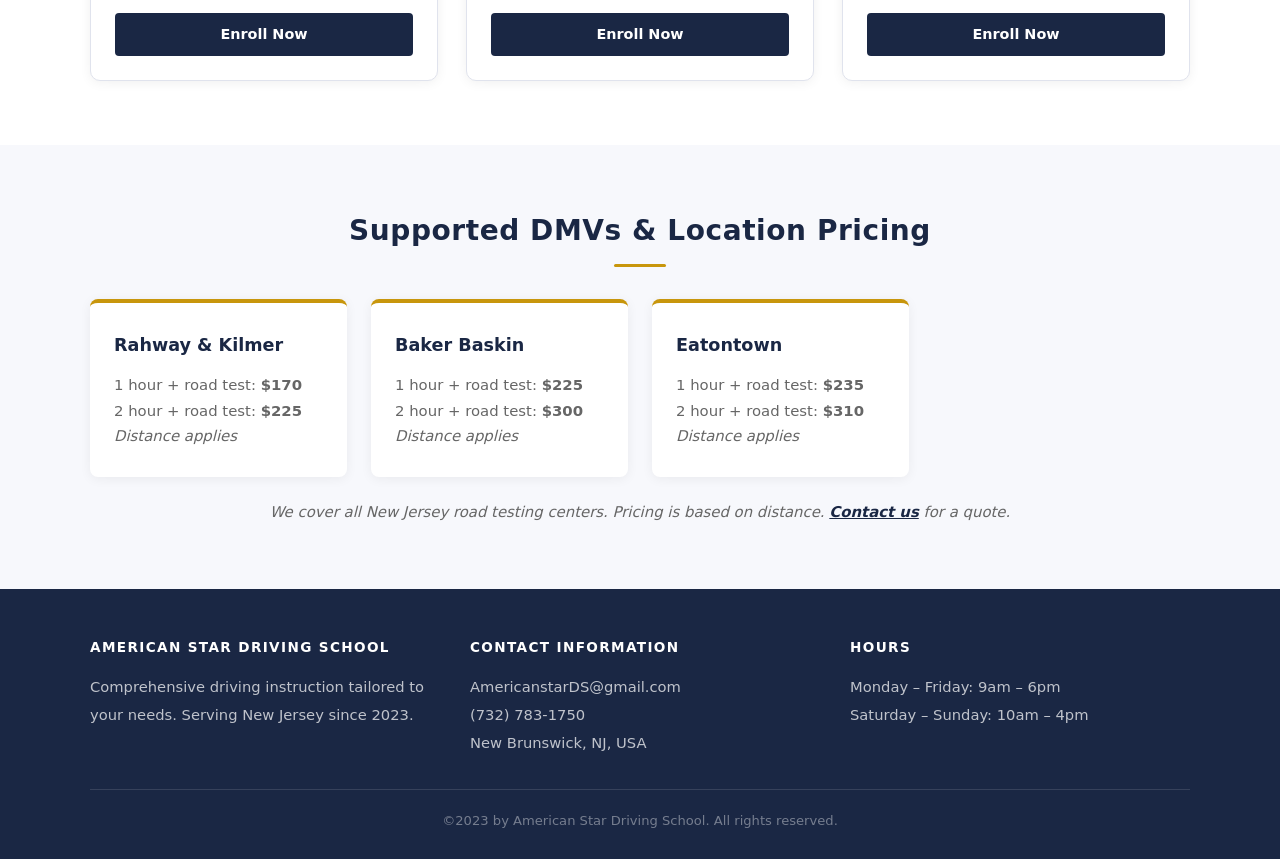
<file: services.html>
<!DOCTYPE html>
<html lang="en">
<head>
  <meta charset="UTF-8">
  <meta name="viewport" content="width=device-width, initial-scale=1.0">
  <title>Services | AS Driving School</title>
  <meta name="description" content="View all driving packages at American Star Driving School — Bronze, Silver, Gold, 2-Hour Lessons, Road Tests, and more.">
  <link rel="stylesheet" href="styles.css">
</head>
<body>

<header>
  <div class="nav-inner">
    <a href="index.html" class="logo">
      <span class="logo-top">American Star</span>
      <span class="logo-bottom">Driving School</span>
    </a>
    <button class="menu-toggle" id="menuToggle" aria-label="Toggle navigation">
      <span></span><span></span><span></span>
    </button>
    <nav>
      <ul id="navMenu">
        <li><a href="index.html">Home</a></li>
        <li><a href="services.html" class="active">Services</a></li>
        <li><a href="permit.html">Permit</a></li>
        <li><a href="contact.html">Contact</a></li>
        <li><a href="about.html">About</a></li>
      </ul>
    </nav>
  </div>
</header>

<div class="page-hero">
  <h1>Our Services</h1>
  <p>Comprehensive driving instruction packages tailored to every student. Pick what fits your schedule and budget.</p>
</div>

<section>
  <div class="container">
    <h2 class="section-title">Driving Packages</h2>
    <div class="divider"></div>
    <p class="section-sub">Our experienced instructors will guide you through hands-on practice and real-world driving experience. All packages include pick-up and return.</p>

    <div class="services-grid">

      <div class="service-card">
        <img src="images/bronze.jpg" alt="Bronze Package">
        <div class="card-body">
          <h3>Bronze Package</h3>
          <ul>
            <li>3 hours one-on-one behind-the-wheel training</li>
            <li>One road test at DMV</li>
            <li>Pick-up and return</li>
            <li>Valid NJ permit required</li>
            <li>Facial covering required</li>
            <li>One road test attempt at DMV</li>
          </ul>
          <div class="card-price">$300 + Distance</div>
          <a href="contact.html" class="btn">Enroll Now</a>
        </div>
      </div>

      <div class="service-card">
        <img src="images/silver.jpg" alt="Silver Package">
        <div class="card-body">
          <h3>Silver Package</h3>
          <ul>
            <li>6 hours behind-the-wheel training</li>
            <li>One road test at DMV</li>
            <li>Pick-up and return</li>
            <li>Insurance discount certificate</li>
            <li>Valid NJ permit required</li>
          </ul>
          <div class="card-price">$500 + Distance</div>
          <a href="contact.html" class="btn">Enroll Now</a>
        </div>
      </div>

      <div class="service-card">
        <img src="images/gold.jpg" alt="Gold Package">
        <div class="card-body">
          <h3>Gold Package</h3>
          <ul>
            <li>10 hours one-on-one behind-the-wheel training</li>
            <li>One road test at DMV</li>
            <li>Pick-up and return</li>
            <li>Insurance discount certificate upon completion</li>
            <li>Valid NJ permit required</li>
          </ul>
          <div class="card-price">$700 + Distance</div>
          <a href="contact.html" class="btn">Enroll Now</a>
        </div>
      </div>

      <div class="service-card">
        <img src="images/lesson2hr.jpg" alt="2-Hour Lesson">
        <div class="card-body">
          <h3>2-Hour Lesson</h3>
          <ul>
            <li>Two hours of driving practice</li>
            <li>Pick-up and return</li>
            <li>Available 7 days a week</li>
          </ul>
          <div class="card-price">$130 + Distance</div>
          <a href="contact.html" class="btn">Enroll Now</a>
        </div>
      </div>

      <div class="service-card">
        <img src="images/roadtest.jpg" alt="Road Test">
        <div class="card-body">
          <h3>Road Test</h3>
          <ul>
            <li>Road test with our vehicle</li>
            <li>Pick-up and return</li>
          </ul>
          <div class="card-price">$130 + Distance</div>
          <a href="contact.html" class="btn">Enroll Now</a>
        </div>
      </div>

      <div class="service-card">
        <img src="images/roadtest-prep.jpg" alt="Road Test + Preparation">
        <div class="card-body">
          <h3>Road Test + Preparation</h3>
          <ul>
            <li>1 hour of practice before road test</li>
            <li>Road test with our vehicle</li>
            <li>Pick-up and return</li>
          </ul>
          <div class="card-price">$170 + Distance</div>
          <a href="contact.html" class="btn">Enroll Now</a>
        </div>
      </div>

    </div>
  </div>
</section>

<!-- DMV Pricing -->
<section class="dmv-section">
  <div class="container">
    <h2 class="section-title">Supported DMVs &amp; Location Pricing</h2>
    <div class="divider"></div>
    <div class="dmv-grid">

      <div class="dmv-card">
        <h3>Rahway &amp; Kilmer</h3>
        <p>1 hour + road test: <strong>$170</strong></p>
        <p>2 hour + road test: <strong>$225</strong></p>
        <p><em>Distance applies</em></p>
      </div>

      <div class="dmv-card">
        <h3>Baker Baskin</h3>
        <p>1 hour + road test: <strong>$225</strong></p>
        <p>2 hour + road test: <strong>$300</strong></p>
        <p><em>Distance applies</em></p>
      </div>

      <div class="dmv-card">
        <h3>Eatontown</h3>
        <p>1 hour + road test: <strong>$235</strong></p>
        <p>2 hour + road test: <strong>$310</strong></p>
        <p><em>Distance applies</em></p>
      </div>

    </div>
    <p class="dmv-note">We cover all New Jersey road testing centers. Pricing is based on distance. <a href="contact.html" style="color:var(--navy);font-weight:600;">Contact us</a> for a quote.</p>
  </div>
</section>

<footer>
  <div class="footer-inner">
    <div class="footer-col">
      <h4>American Star Driving School</h4>
      <p>Comprehensive driving instruction tailored to your needs. Serving New Jersey since 2023.</p>
    </div>
    <div class="footer-col">
      <h4>Contact Information</h4>
      <a href="mailto:AmericanstarDS@gmail.com">AmericanstarDS@gmail.com</a>
      <a href="tel:7327831750">(732) 783-1750</a>
      <p>New Brunswick, NJ, USA</p>
    </div>
    <div class="footer-col">
      <h4>Hours</h4>
      <p>Monday – Friday: 9am – 6pm</p>
      <p>Saturday – Sunday: 10am – 4pm</p>
    </div>
  </div>
  <div class="footer-bottom">©2023 by American Star Driving School. All rights reserved.</div>
</footer>

<script>
  document.getElementById('menuToggle').addEventListener('click', () => {
    document.getElementById('navMenu').classList.toggle('open');
  });
</script>
</body>
</html>
</file>
<file: styles.css>
/* ===========================
   American Star Driving School
   Shared Stylesheet
   =========================== */

*, *::before, *::after { box-sizing: border-box; margin: 0; padding: 0; }

:root {
  --navy: #1a2744;
  --gold: #c8960c;
  --gold-light: #f0b429;
  --white: #ffffff;
  --light-bg: #f7f8fc;
  --text: #333333;
  --text-muted: #666666;
  --border: #e0e3ed;
  --font: 'Segoe UI', system-ui, -apple-system, sans-serif;
}

html { scroll-behavior: smooth; }

body {
  font-family: var(--font);
  color: var(--text);
  background: var(--white);
  line-height: 1.6;
}

/* ---- NAV ---- */
header {
  background: var(--navy);
  position: sticky;
  top: 0;
  z-index: 100;
  box-shadow: 0 2px 12px rgba(0,0,0,0.3);
}

.nav-inner {
  max-width: 1100px;
  margin: 0 auto;
  padding: 0 24px;
  display: flex;
  align-items: center;
  justify-content: space-between;
  height: 70px;
}

.logo {
  display: flex;
  flex-direction: column;
  line-height: 1.1;
  text-decoration: none;
}
.logo-top {
  font-size: 0.75rem;
  font-weight: 600;
  letter-spacing: 0.18em;
  color: var(--gold-light);
  text-transform: uppercase;
}
.logo-bottom {
  font-size: 1.05rem;
  font-weight: 800;
  letter-spacing: 0.12em;
  color: var(--white);
  text-transform: uppercase;
}

nav ul {
  list-style: none;
  display: flex;
  gap: 4px;
}
nav a {
  text-decoration: none;
  color: rgba(255,255,255,0.85);
  font-size: 0.88rem;
  font-weight: 500;
  letter-spacing: 0.04em;
  padding: 8px 14px;
  border-radius: 4px;
  transition: background 0.2s, color 0.2s;
}
nav a:hover, nav a.active {
  background: rgba(255,255,255,0.12);
  color: var(--white);
}

/* hamburger */
.menu-toggle {
  display: none;
  background: none;
  border: none;
  cursor: pointer;
  padding: 8px;
  flex-direction: column;
  gap: 5px;
}
.menu-toggle span {
  display: block;
  width: 24px;
  height: 2px;
  background: var(--white);
  border-radius: 2px;
  transition: 0.3s;
}

/* ---- PAGE HERO ---- */
.page-hero {
  background: var(--navy);
  padding: 56px 24px;
  text-align: center;
}
.page-hero h1 {
  font-size: 2.2rem;
  font-weight: 800;
  color: var(--white);
  letter-spacing: 0.04em;
}
.page-hero p {
  color: rgba(255,255,255,0.75);
  margin-top: 12px;
  max-width: 640px;
  margin-left: auto;
  margin-right: auto;
  font-size: 1.05rem;
}

/* ---- HOME HERO ---- */
.home-hero {
  position: relative;
  min-height: 520px;
  display: flex;
  align-items: center;
  justify-content: center;
  text-align: center;
  overflow: hidden;
  background: var(--navy);
}
.hero-slides {
  position: absolute;
  inset: 0;
}
.hero-slide {
  position: absolute;
  inset: 0;
  background-size: cover;
  background-position: center;
  opacity: 0;
  transition: opacity 1.2s ease;
}
.hero-slide.active { opacity: 1; }
.hero-overlay {
  position: absolute;
  inset: 0;
  background: rgba(10, 20, 50, 0.62);
}
.hero-content {
  position: relative;
  z-index: 2;
  padding: 40px 24px;
  max-width: 700px;
}
.hero-content h1 {
  font-size: clamp(1.8rem, 5vw, 3rem);
  font-weight: 800;
  color: var(--white);
  letter-spacing: 0.04em;
  line-height: 1.2;
}
.hero-content p {
  color: rgba(255,255,255,0.85);
  font-size: 1.1rem;
  margin-top: 20px;
  line-height: 1.7;
}
.hero-cta {
  display: inline-block;
  margin-top: 32px;
  background: var(--gold);
  color: var(--white);
  text-decoration: none;
  font-weight: 700;
  padding: 14px 36px;
  border-radius: 4px;
  font-size: 1rem;
  letter-spacing: 0.04em;
  transition: background 0.2s, transform 0.1s;
}
.hero-cta:hover { background: #b07d00; transform: translateY(-1px); }

/* ---- SECTION ---- */
section { padding: 64px 24px; }
.container { max-width: 1100px; margin: 0 auto; }

.section-title {
  font-size: 1.75rem;
  font-weight: 800;
  color: var(--navy);
  text-align: center;
  margin-bottom: 8px;
  letter-spacing: 0.02em;
}
.section-sub {
  text-align: center;
  color: var(--text-muted);
  max-width: 620px;
  margin: 0 auto 40px;
  font-size: 1rem;
}
.divider {
  width: 52px;
  height: 3px;
  background: var(--gold);
  margin: 10px auto 32px;
  border-radius: 2px;
}

/* ---- SERVICE CARDS ---- */
.services-grid {
  display: grid;
  grid-template-columns: repeat(auto-fill, minmax(300px, 1fr));
  gap: 28px;
}
.service-card {
  background: var(--white);
  border: 1px solid var(--border);
  border-radius: 10px;
  overflow: hidden;
  box-shadow: 0 2px 12px rgba(0,0,0,0.06);
  display: flex;
  flex-direction: column;
  transition: transform 0.2s, box-shadow 0.2s;
}
.service-card:hover {
  transform: translateY(-4px);
  box-shadow: 0 8px 28px rgba(0,0,0,0.12);
}
.service-card img {
  width: 100%;
  height: 200px;
  object-fit: cover;
}
.card-body {
  padding: 24px;
  flex: 1;
  display: flex;
  flex-direction: column;
}
.card-body h3 {
  font-size: 1.15rem;
  font-weight: 700;
  color: var(--navy);
  margin-bottom: 12px;
}
.card-body ul {
  list-style: none;
  flex: 1;
}
.card-body ul li {
  padding: 4px 0;
  font-size: 0.92rem;
  color: var(--text-muted);
  padding-left: 18px;
  position: relative;
}
.card-body ul li::before {
  content: '✓';
  position: absolute;
  left: 0;
  color: var(--gold);
  font-weight: 700;
}
.card-price {
  font-size: 1.25rem;
  font-weight: 800;
  color: var(--navy);
  margin-top: 16px;
}
.btn {
  display: inline-block;
  margin-top: 16px;
  background: var(--navy);
  color: var(--white);
  text-decoration: none;
  padding: 10px 24px;
  border-radius: 4px;
  font-size: 0.9rem;
  font-weight: 600;
  text-align: center;
  transition: background 0.2s;
}
.btn:hover { background: var(--gold); }
.btn-gold {
  background: var(--gold);
}
.btn-gold:hover { background: #b07d00; }

/* ---- INFO STRIP ---- */
.info-strip {
  background: var(--navy);
  color: var(--white);
  text-align: center;
  padding: 52px 24px;
}
.info-strip h2 {
  font-size: 1.7rem;
  font-weight: 800;
  margin-bottom: 24px;
  letter-spacing: 0.04em;
}
.info-items {
  display: flex;
  justify-content: center;
  gap: 48px;
  flex-wrap: wrap;
}
.info-item {
  text-align: center;
}
.info-item .icon {
  font-size: 2rem;
  margin-bottom: 8px;
}
.info-item h4 {
  font-size: 0.8rem;
  font-weight: 600;
  letter-spacing: 0.1em;
  text-transform: uppercase;
  color: var(--gold-light);
  margin-bottom: 4px;
}
.info-item p, .info-item a {
  font-size: 1rem;
  color: rgba(255,255,255,0.9);
  text-decoration: none;
}
.info-item a:hover { color: var(--gold-light); }

/* ---- ABOUT SNIPPET ---- */
.about-snippet {
  background: var(--light-bg);
}
.about-snippet .container {
  display: grid;
  grid-template-columns: 1fr 1fr;
  gap: 56px;
  align-items: center;
}
.about-text h2 {
  font-size: 1.7rem;
  font-weight: 800;
  color: var(--navy);
  margin-bottom: 16px;
}
.about-text p {
  color: var(--text-muted);
  line-height: 1.8;
  margin-bottom: 24px;
}

/* ---- CONTACT PAGE ---- */
.contact-layout {
  display: grid;
  grid-template-columns: 1fr 1fr;
  gap: 56px;
  align-items: start;
}
.contact-form-wrap h2, .contact-info-wrap h2 {
  font-size: 1.4rem;
  font-weight: 700;
  color: var(--navy);
  margin-bottom: 24px;
}
.form-row {
  display: grid;
  grid-template-columns: 1fr 1fr;
  gap: 16px;
}
.form-group {
  display: flex;
  flex-direction: column;
  margin-bottom: 18px;
}
.form-group label {
  font-size: 0.88rem;
  font-weight: 600;
  color: var(--navy);
  margin-bottom: 6px;
}
.form-group input, .form-group textarea, .form-group select {
  border: 1.5px solid var(--border);
  border-radius: 5px;
  padding: 10px 14px;
  font-size: 0.95rem;
  font-family: var(--font);
  transition: border-color 0.2s;
  background: var(--white);
  color: var(--text);
}
.form-group input:focus, .form-group textarea:focus, .form-group select:focus {
  outline: none;
  border-color: var(--gold);
}
.form-group textarea { resize: vertical; min-height: 120px; }

.btn-submit {
  background: var(--gold);
  color: var(--white);
  border: none;
  cursor: pointer;
  padding: 12px 32px;
  border-radius: 4px;
  font-size: 1rem;
  font-weight: 700;
  letter-spacing: 0.04em;
  transition: background 0.2s;
  width: 100%;
}
.btn-submit:hover { background: #b07d00; }

.success-msg {
  display: none;
  background: #e8f5e9;
  color: #2e7d32;
  border: 1px solid #a5d6a7;
  border-radius: 6px;
  padding: 14px 18px;
  font-weight: 600;
  margin-top: 16px;
}

.contact-detail {
  display: flex;
  align-items: flex-start;
  gap: 14px;
  margin-bottom: 24px;
}
.contact-detail .icon {
  font-size: 1.5rem;
  color: var(--gold);
  min-width: 32px;
  text-align: center;
}
.contact-detail h4 {
  font-size: 0.8rem;
  font-weight: 700;
  text-transform: uppercase;
  letter-spacing: 0.08em;
  color: var(--text-muted);
  margin-bottom: 4px;
}
.contact-detail p, .contact-detail a {
  color: var(--navy);
  font-weight: 500;
  text-decoration: none;
  font-size: 1rem;
}
.contact-detail a:hover { color: var(--gold); }

.hours-table { width: 100%; border-collapse: collapse; }
.hours-table tr td {
  padding: 6px 0;
  font-size: 0.95rem;
  color: var(--text);
  border-bottom: 1px solid var(--border);
}
.hours-table tr td:last-child { text-align: right; font-weight: 600; color: var(--navy); }

/* ---- PERMIT PAGE ---- */
.permit-hero-img {
  width: 100%;
  height: 280px;
  object-fit: cover;
  display: block;
}
.docs-list {
  background: var(--light-bg);
  border-left: 4px solid var(--gold);
  border-radius: 0 6px 6px 0;
  padding: 24px 28px;
  margin: 24px 0;
}
.docs-list li {
  padding: 6px 0;
  font-size: 0.98rem;
  color: var(--text);
  list-style: none;
  padding-left: 22px;
  position: relative;
}
.docs-list li::before {
  content: '📄';
  position: absolute;
  left: 0;
  font-size: 0.85rem;
}
.teen-card {
  background: var(--navy);
  color: var(--white);
  border-radius: 12px;
  padding: 36px 40px;
  max-width: 600px;
  margin: 0 auto;
}
.teen-card h3 {
  font-size: 1.5rem;
  font-weight: 800;
  color: var(--gold-light);
  margin-bottom: 20px;
}
.teen-card ul { list-style: none; }
.teen-card ul li {
  padding: 6px 0 6px 22px;
  position: relative;
  color: rgba(255,255,255,0.88);
  font-size: 0.95rem;
}
.teen-card ul li::before { content: '✓'; position: absolute; left: 0; color: var(--gold-light); font-weight: 700; }
.teen-card .price {
  font-size: 1.6rem;
  font-weight: 800;
  color: var(--gold-light);
  margin-top: 24px;
}
.teen-card .btn {
  background: var(--gold);
  margin-top: 16px;
  display: block;
  text-align: center;
}

/* ---- ABOUT PAGE ---- */
.about-full { background: var(--light-bg); }
.about-box {
  background: var(--white);
  border-radius: 12px;
  padding: 48px 56px;
  box-shadow: 0 4px 24px rgba(0,0,0,0.07);
  max-width: 800px;
  margin: 0 auto;
}
.about-box h2 {
  font-size: 1.1rem;
  text-transform: uppercase;
  letter-spacing: 0.12em;
  color: var(--gold);
  font-weight: 700;
  margin-bottom: 16px;
}
.about-box p {
  color: var(--text-muted);
  font-size: 1.05rem;
  line-height: 1.9;
  margin-bottom: 20px;
}

/* ---- DMV PRICING TABLE ---- */
.dmv-section { background: var(--light-bg); }
.dmv-grid {
  display: grid;
  grid-template-columns: repeat(auto-fill, minmax(240px, 1fr));
  gap: 24px;
}
.dmv-card {
  background: var(--white);
  border-radius: 8px;
  padding: 28px 24px;
  box-shadow: 0 2px 12px rgba(0,0,0,0.06);
  border-top: 4px solid var(--gold);
}
.dmv-card h3 {
  font-size: 1.1rem;
  font-weight: 700;
  color: var(--navy);
  margin-bottom: 14px;
}
.dmv-card p {
  font-size: 0.93rem;
  color: var(--text-muted);
  line-height: 1.7;
}
.dmv-note {
  text-align: center;
  font-style: italic;
  color: var(--text-muted);
  margin-top: 24px;
  font-size: 0.93rem;
}

/* ---- FOOTER ---- */
footer {
  background: var(--navy);
  color: rgba(255,255,255,0.75);
  padding: 48px 24px 28px;
}
.footer-inner {
  max-width: 1100px;
  margin: 0 auto;
  display: grid;
  grid-template-columns: 1fr 1fr 1fr;
  gap: 40px;
  padding-bottom: 32px;
  border-bottom: 1px solid rgba(255,255,255,0.12);
}
.footer-col h4 {
  color: var(--white);
  font-size: 0.85rem;
  font-weight: 700;
  text-transform: uppercase;
  letter-spacing: 0.1em;
  margin-bottom: 14px;
}
.footer-col p, .footer-col a {
  font-size: 0.92rem;
  line-height: 1.9;
  color: rgba(255,255,255,0.72);
  text-decoration: none;
  display: block;
}
.footer-col a:hover { color: var(--gold-light); }
.footer-bottom {
  text-align: center;
  padding-top: 20px;
  font-size: 0.82rem;
  color: rgba(255,255,255,0.4);
  max-width: 1100px;
  margin: 0 auto;
}

/* ---- RESPONSIVE ---- */
@media (max-width: 768px) {
  nav ul { display: none; flex-direction: column; position: absolute; top: 70px; left: 0; right: 0; background: var(--navy); padding: 12px 0; }
  nav ul.open { display: flex; }
  nav a { padding: 12px 24px; border-radius: 0; }
  .menu-toggle { display: flex; }

  .about-snippet .container { grid-template-columns: 1fr; gap: 32px; }
  .contact-layout { grid-template-columns: 1fr; gap: 40px; }
  .form-row { grid-template-columns: 1fr; }
  .footer-inner { grid-template-columns: 1fr; gap: 28px; }
  .info-items { gap: 28px; }
  .about-box { padding: 32px 24px; }
  .teen-card { padding: 28px 24px; }
}
</file>
